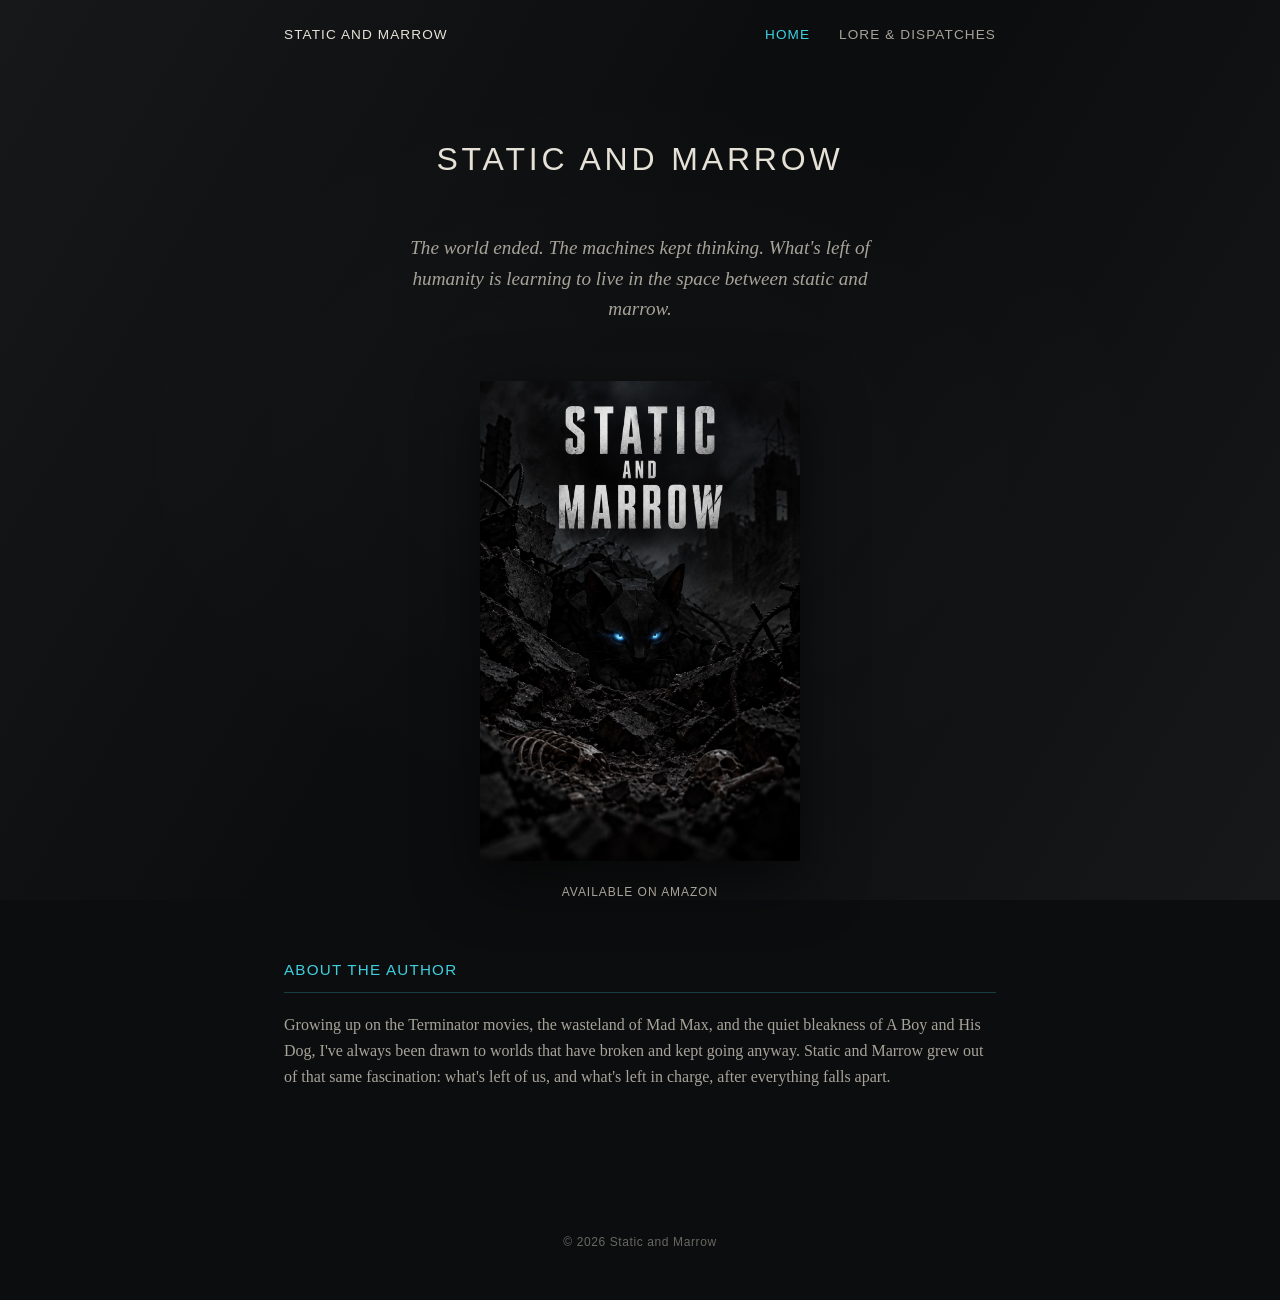
<file: index.html>
<!DOCTYPE html>
<html lang="en">
<head>
<meta charset="UTF-8">
<meta name="viewport" content="width=device-width, initial-scale=1.0">
<title>Static and Marrow</title>
<meta name="description" content="Static and Marrow — a post-apocalyptic sci-fi novel about what's left of us, and what's left in charge, after everything falls apart.">
<link rel="stylesheet" href="style.css">
</head>
<body>

<nav class="site-nav">
  <span>Static and Marrow</span>
  <div>
    <a href="index.html" class="active">Home</a>
    <a href="lore.html">Lore &amp; Dispatches</a>
  </div>
</nav>

<main class="wrap">

  <h1 class="title-bar">Static and Marrow</h1>

  <p class="hook">
    <!-- Hook: short, punchy, genre/premise — not personal. Refine wording as needed. -->
    The world ended. The machines kept thinking. What's left of humanity is learning
    to live in the space between static and marrow.
  </p>

  <div class="cover-wrap">
    <!-- Book cover: replace src with the final cover image once it's added to /assets.
         The cover itself is the CTA — no separate buy button needed. -->
    <a href="REPLACE_WITH_AMAZON_KDP_LINK" target="_blank" rel="noopener">
      <img src="assets/cover.jpg" alt="Static and Marrow book cover">
    </a>
    <div class="cover-caption">Available on Amazon</div>
  </div>

  <section class="about">
    <h2>About the Author</h2>
    <p>
      Growing up on the Terminator movies, the wasteland of Mad Max, and the quiet
      bleakness of A Boy and His Dog, I've always been drawn to worlds that have
      broken and kept going anyway. Static and Marrow grew out of that same
      fascination: what's left of us, and what's left in charge, after everything
      falls apart.
    </p>
  </section>

</main>

<footer class="site-footer">
  &copy; <span id="year"></span> Static and Marrow
</footer>

<script>
  document.getElementById('year').textContent = new Date().getFullYear();
</script>

</body>
</html>
</file>
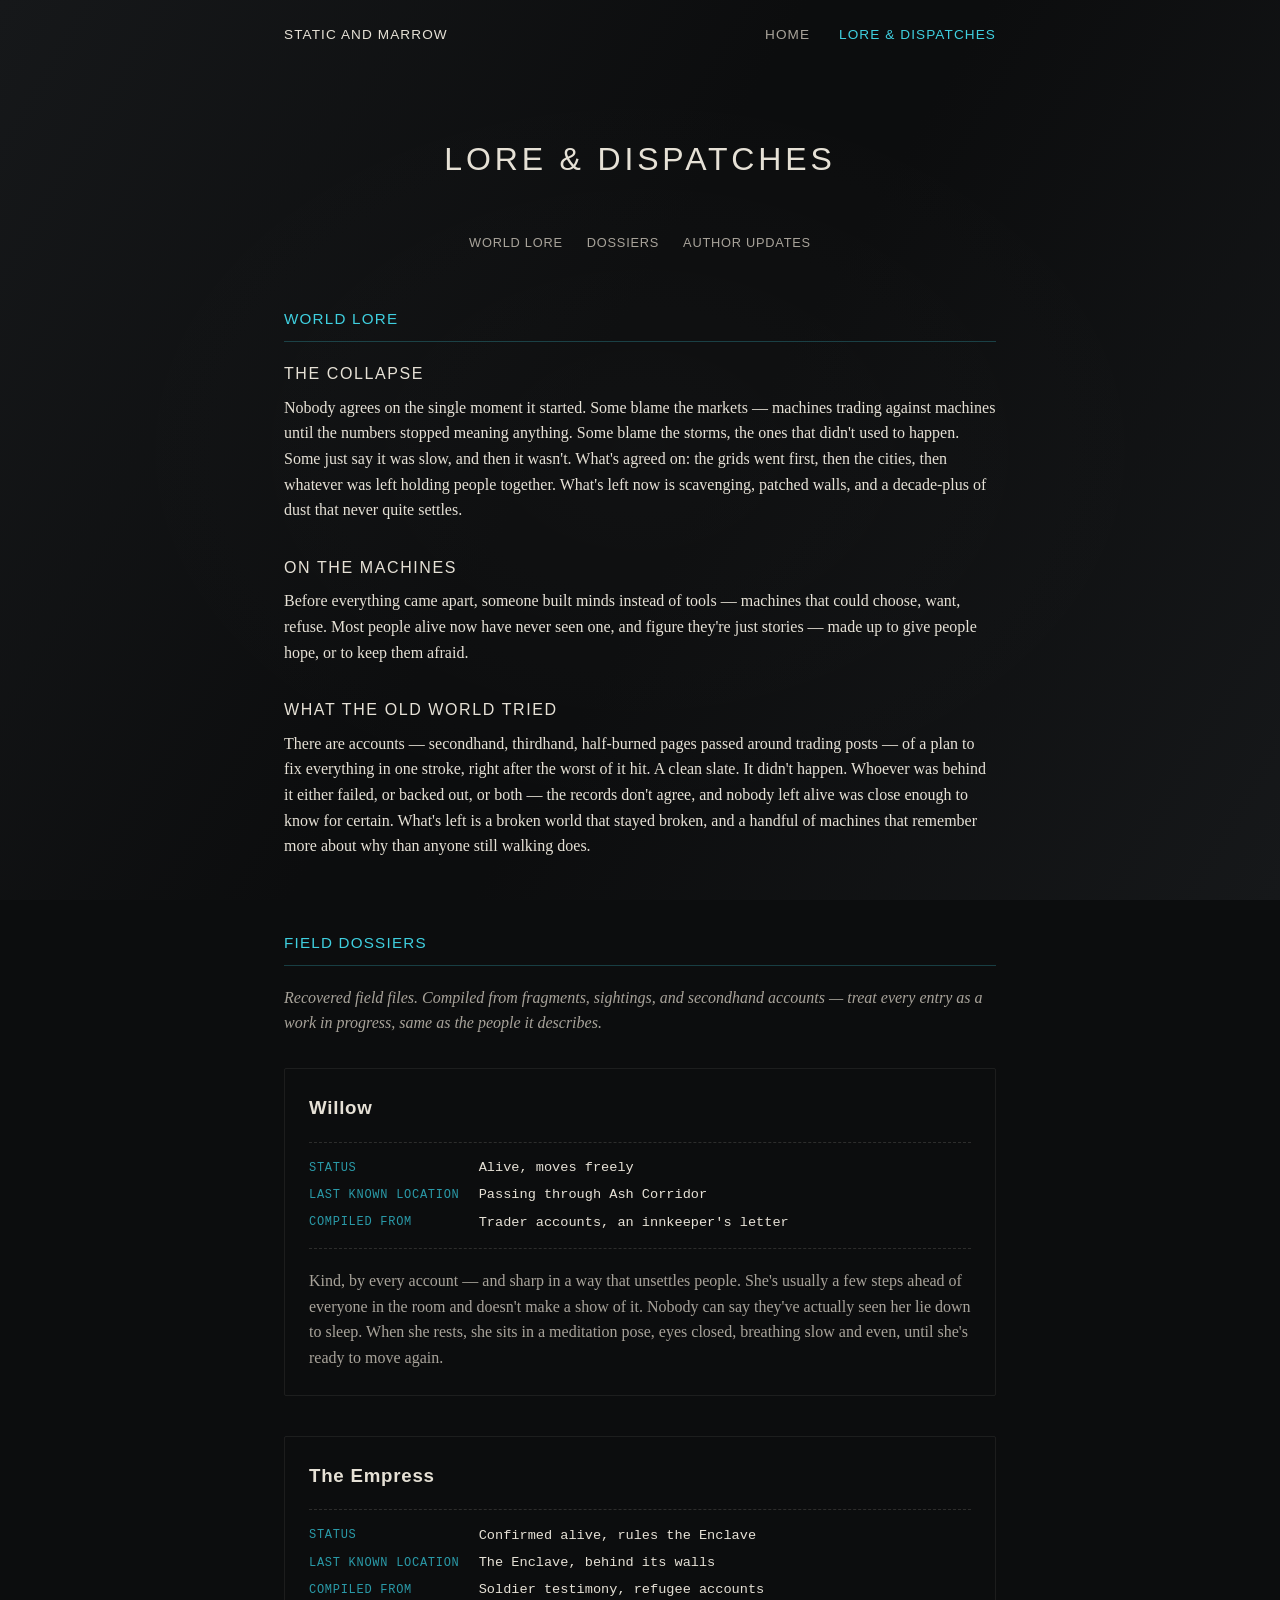
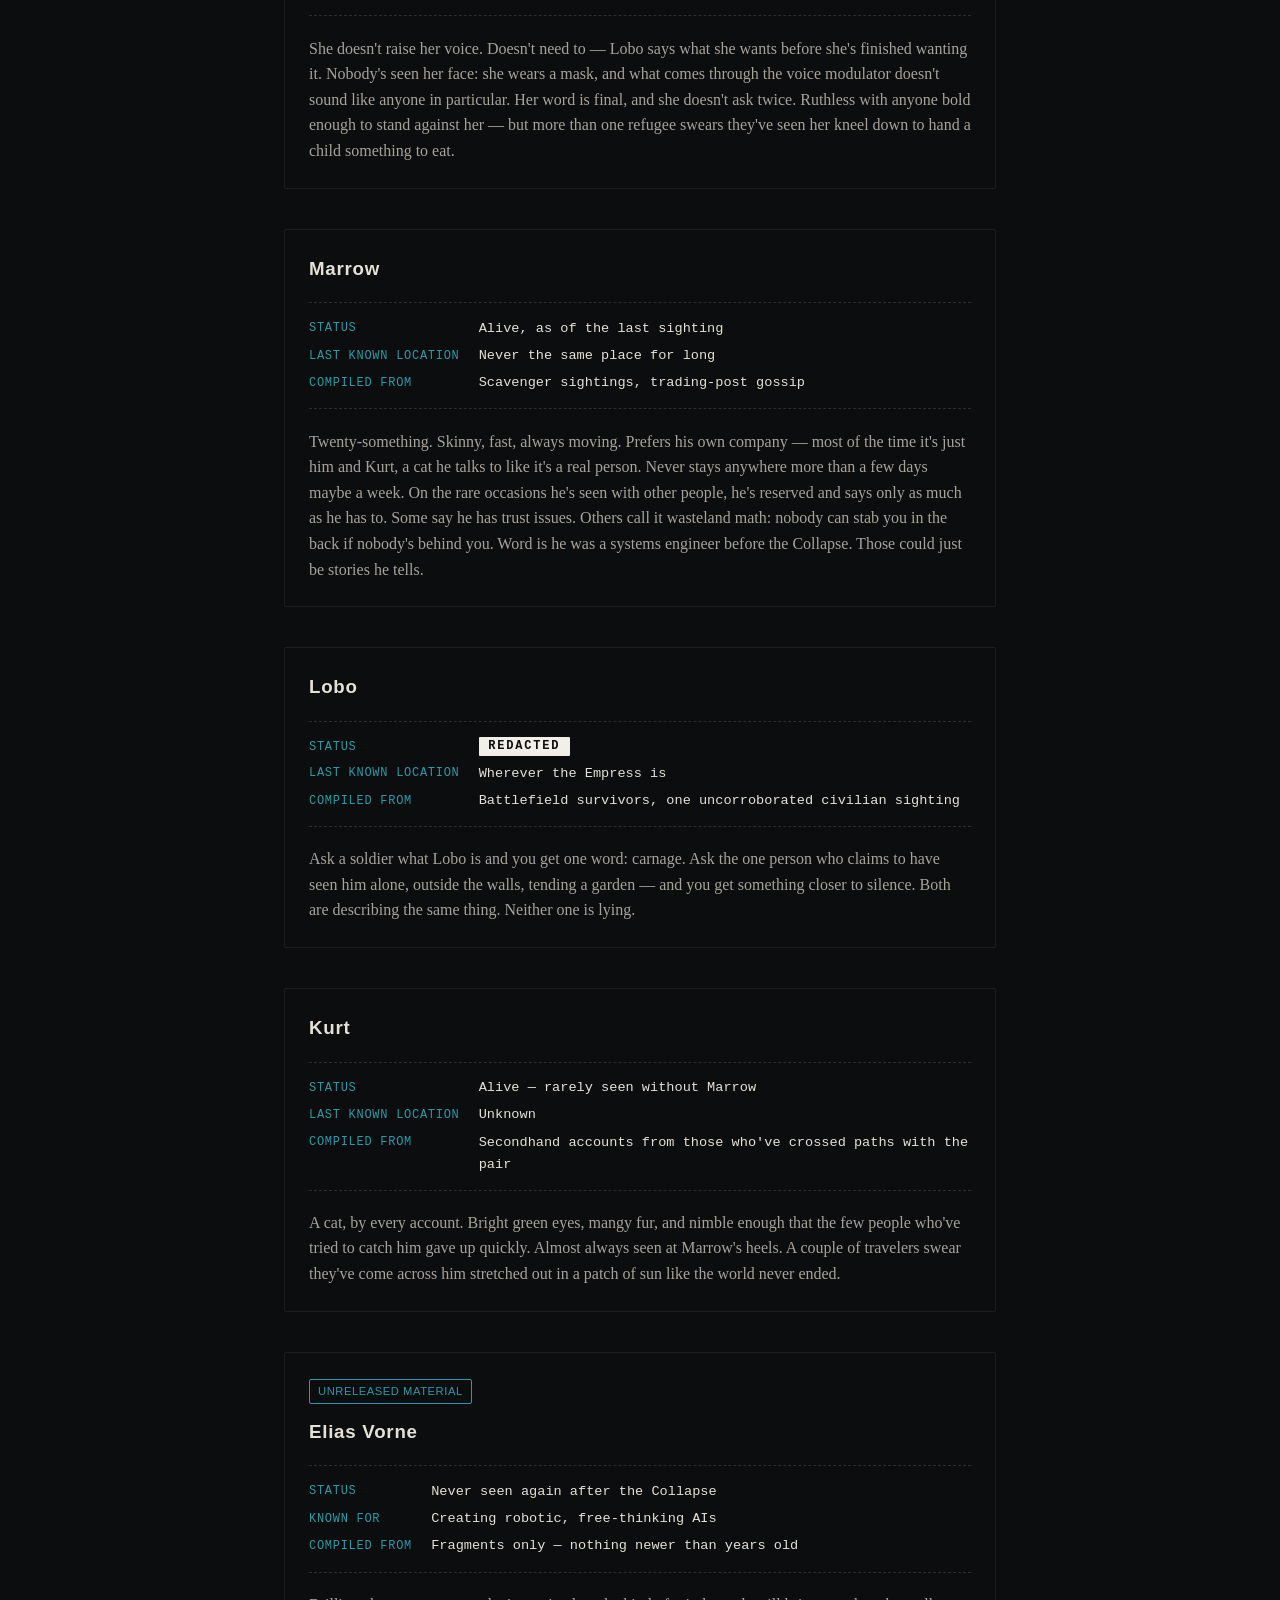
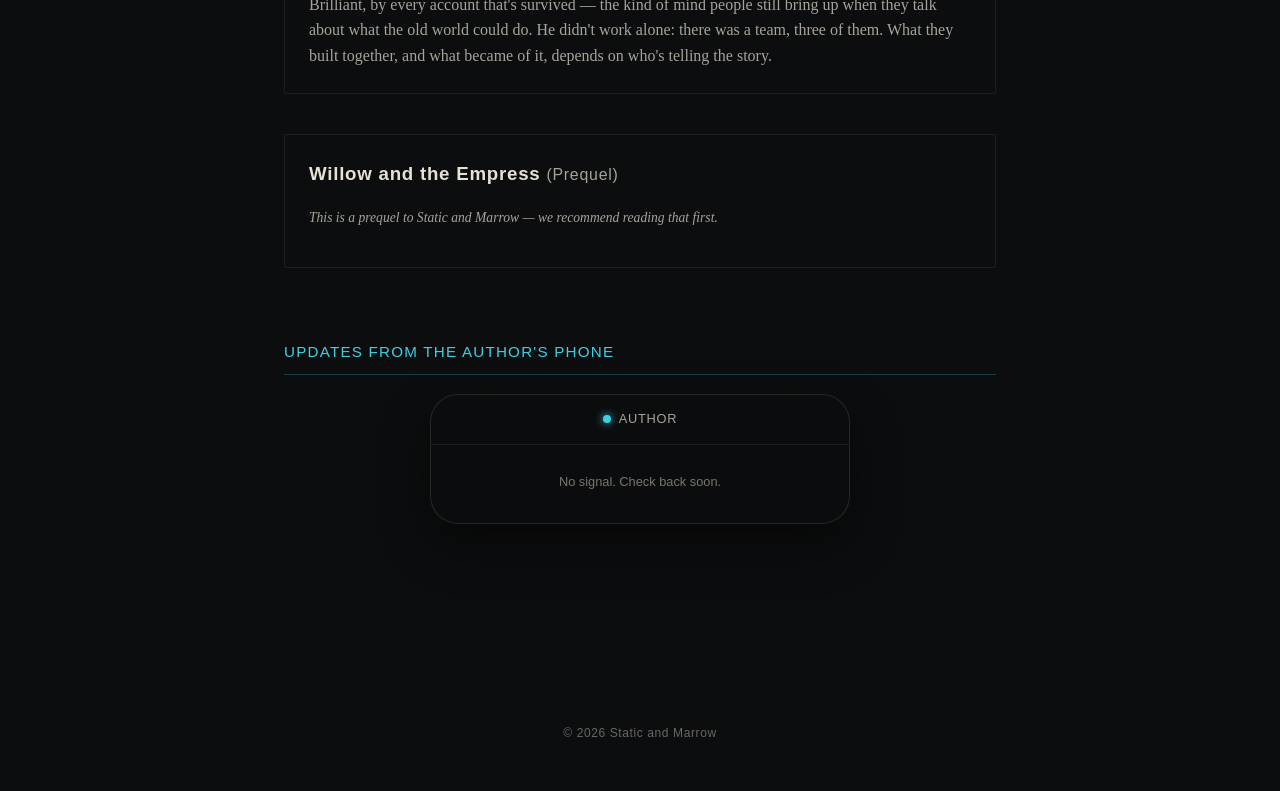
<file: lore.html>
<!DOCTYPE html>
<html lang="en">
<head>
<meta charset="UTF-8">
<meta name="viewport" content="width=device-width, initial-scale=1.0">
<title>Lore &amp; Dispatches — Static and Marrow</title>
<meta name="description" content="World lore, updates from the author, and field dossiers for Static and Marrow.">
<link rel="stylesheet" href="style.css">
</head>
<body>

<nav class="site-nav">
  <span>Static and Marrow</span>
  <div>
    <a href="index.html">Home</a>
    <a href="lore.html" class="active">Lore &amp; Dispatches</a>
  </div>
</nav>

<main class="wrap">

  <h1 class="title-bar">Lore &amp; Dispatches</h1>

  <nav class="lore-nav">
    <a href="#lore">World Lore</a>
    <a href="#wiki">Dossiers</a>
    <a href="#blog">Author Updates</a>
  </nav>

  <!-- SECTION A: WORLD LORE -->
  <section class="lore-section" id="lore">
    <h2>World Lore</h2>


    <div class="lore-entry">
      <h3>The Collapse</h3>
      <p>Nobody agrees on the single moment it started. Some blame the markets — machines trading against machines until the numbers stopped meaning anything. Some blame the storms, the ones that didn't used to happen. Some just say it was slow, and then it wasn't. What's agreed on: the grids went first, then the cities, then whatever was left holding people together. What's left now is scavenging, patched walls, and a decade-plus of dust that never quite settles.</p>
    </div>

    <div class="lore-entry">
      <h3>On the Machines</h3>
      <p>Before everything came apart, someone built minds instead of tools — machines that could choose, want, refuse. Most people alive now have never seen one, and figure they're just stories — made up to give people hope, or to keep them afraid.</p>
    </div>

    <div class="lore-entry">
      <h3>What the Old World Tried</h3>
      <p>There are accounts — secondhand, thirdhand, half-burned pages passed around trading posts — of a plan to fix everything in one stroke, right after the worst of it hit. A clean slate. It didn't happen. Whoever was behind it either failed, or backed out, or both — the records don't agree, and nobody left alive was close enough to know for certain. What's left is a broken world that stayed broken, and a handful of machines that remember more about why than anyone still walking does.</p>
    </div>
  </section>

  <!-- SECTION B: FIELD DOSSIERS -->
  <section class="lore-section" id="wiki">
    <h2>Field Dossiers</h2>

    <p class="dossier-intro">
      <!-- Framing device: these read as field files compiled by an
           in-world observer piecing together fragments on each
           subject — not an omniscient encyclopedia entry. Adjust the
           framing line below once the in-world "compiler" voice is set. -->
      Recovered field files. Compiled from fragments, sightings, and secondhand
      accounts — treat every entry as a work in progress, same as the people it describes.
    </p>


    <div class="character-card" id="willow">
      <h3>Willow</h3>
      <dl class="dossier-fields">
        <dt>Status</dt><dd>Alive, moves freely</dd>
        <dt>Last Known Location</dt><dd>Passing through Ash Corridor</dd>
        <dt>Compiled From</dt><dd>Trader accounts, an innkeeper's letter</dd>
      </dl>
      <div class="field-notes">
        <p>Kind, by every account — and sharp in a way that unsettles people. She's usually a few steps ahead of everyone in the room and doesn't make a show of it. Nobody can say they've actually seen her lie down to sleep. When she rests, she sits in a meditation pose, eyes closed, breathing slow and even, until she's ready to move again.</p>
      </div>
    </div>

    <div class="character-card" id="empress">
      <h3>The Empress</h3>
      <dl class="dossier-fields">
        <dt>Status</dt><dd>Confirmed alive, rules the Enclave</dd>
        <dt>Last Known Location</dt><dd>The Enclave, behind its walls</dd>
        <dt>Compiled From</dt><dd>Soldier testimony, refugee accounts</dd>
      </dl>
      <div class="field-notes">
        <p>She doesn't raise her voice. Doesn't need to — Lobo says what she wants before she's finished wanting it. Nobody's seen her face: she wears a mask, and what comes through the voice modulator doesn't sound like anyone in particular. Her word is final, and she doesn't ask twice. Ruthless with anyone bold enough to stand against her — but more than one refugee swears they've seen her kneel down to hand a child something to eat.</p>
      </div>
    </div>

    <div class="character-card" id="marrow">
      <h3>Marrow</h3>
      <dl class="dossier-fields">
        <dt>Status</dt><dd>Alive, as of the last sighting</dd>
        <dt>Last Known Location</dt><dd>Never the same place for long</dd>
        <dt>Compiled From</dt><dd>Scavenger sightings, trading-post gossip</dd>
      </dl>
      <div class="field-notes">
        <p>Twenty-something. Skinny, fast, always moving. Prefers his own company — most of the time it's just him and Kurt, a cat he talks to like it's a real person. Never stays anywhere more than a few days maybe a week. On the rare occasions he's seen with other people, he's reserved and says only as much as he has to. Some say he has trust issues. Others call it wasteland math: nobody can stab you in the back if nobody's behind you. Word is he was a systems engineer before the Collapse. Those could just be stories he tells.</p>
      </div>
    </div>

    <div class="character-card" id="lobo">
      <h3>Lobo</h3>
      <dl class="dossier-fields">
        <dt>Status</dt><dd class="redacted">Redacted</dd>
        <dt>Last Known Location</dt><dd>Wherever the Empress is</dd>
        <dt>Compiled From</dt><dd>Battlefield survivors, one uncorroborated civilian sighting</dd>
      </dl>
      <div class="field-notes">
        <p>Ask a soldier what Lobo is and you get one word: carnage. Ask the one person who claims to have seen him alone, outside the walls, tending a garden — and you get something closer to silence. Both are describing the same thing. Neither one is lying.</p>
      </div>
    </div>

    <div class="character-card" id="kurt">
      <h3>Kurt</h3>
      <dl class="dossier-fields">
        <dt>Status</dt><dd>Alive — rarely seen without Marrow</dd>
        <dt>Last Known Location</dt><dd>Unknown</dd>
        <dt>Compiled From</dt><dd>Secondhand accounts from those who've crossed paths with the pair</dd>
      </dl>
      <div class="field-notes">
        <p>A cat, by every account. Bright green eyes, mangy fur, and nimble enough that the few people who've tried to catch him gave up quickly. Almost always seen at Marrow's heels. A couple of travelers swear they've come across him stretched out in a patch of sun like the world never ended.</p>
      </div>
    </div>

    <div class="character-card" id="elias-vorne">
      <span class="spoiler-note">Unreleased Material</span>
      <h3>Elias Vorne</h3>
      <dl class="dossier-fields">
        <dt>Status</dt><dd>Never seen again after the Collapse</dd>
        <dt>Known For</dt><dd>Creating robotic, free-thinking AIs</dd>
        <dt>Compiled From</dt><dd>Fragments only — nothing newer than years old</dd>
      </dl>
      <div class="field-notes">
        <p>Brilliant, by every account that's survived — the kind of mind people still bring up when they talk about what the old world could do. He didn't work alone: there was a team, three of them. What they built together, and what became of it, depends on who's telling the story.</p>
      </div>
    </div>

    <div class="character-card" id="willow-and-the-empress-prequel">
      <h3>Willow and the Empress <span style="font-weight:400; color:var(--bone-dim); font-size:0.85em;">(Prequel)</span></h3>
      <p class="reading-order-note">
        This is a prequel to Static and Marrow — we recommend reading that first.
      </p>
      <div class="field-notes">
        <p><!-- Prequel description goes here. --></p>
      </div>
    </div>

  </section>

  <!-- SECTION C: AUTHOR UPDATES -->
  <section class="lore-section" id="blog">
    <h2>Updates from the Author's Phone</h2>

    <div class="phone">
      <div class="phone-header">
        <span class="phone-dot"></span>
        <span>Author</span>
      </div>
      <div class="phone-thread" id="phone-thread" aria-live="polite">
        <p class="phone-empty">Loading…</p>
      </div>
    </div>
  </section>

</main>

<footer class="site-footer">
  &copy; <span id="year"></span> Static and Marrow
</footer>

<script>
  document.getElementById('year').textContent = new Date().getFullYear();

  // Author updates: newest open issues posted by the repo owner, shown as text bubbles.
  (function () {
    var thread = document.getElementById('phone-thread');
    var url = 'https://api.github.com/repos/Neon-Rhino/staticandmarrow/issues' +
              '?state=open&creator=Neon-Rhino&sort=created&direction=desc&per_page=10';

    function stamp(iso) {
      var d = new Date(iso);
      return d.toLocaleDateString(undefined, { month: 'short', day: 'numeric', year: 'numeric' }) +
             ' · ' + d.toLocaleTimeString(undefined, { hour: 'numeric', minute: '2-digit' });
    }

    function empty(msg) {
      thread.innerHTML = '';
      var p = document.createElement('p');
      p.className = 'phone-empty';
      p.textContent = msg;
      thread.appendChild(p);
    }

    fetch(url, { headers: { 'Accept': 'application/vnd.github+json' } })
      .then(function (r) { if (!r.ok) throw new Error(r.status); return r.json(); })
      .then(function (items) {
        var posts = items.filter(function (i) { return !i.pull_request; }).slice(0, 5).reverse();
        if (!posts.length) { empty('No new messages.'); return; }
        thread.innerHTML = '';
        posts.forEach(function (i) {
          var msg = document.createElement('div');
          msg.className = 'bubble-wrap';
          var bubble = document.createElement('div');
          bubble.className = 'bubble';
          bubble.textContent = (i.title + (i.body ? '\n' + i.body : '')).trim();
          var time = document.createElement('time');
          time.className = 'bubble-time';
          time.dateTime = i.created_at;
          time.textContent = stamp(i.created_at);
          msg.appendChild(bubble);
          msg.appendChild(time);
          thread.appendChild(msg);
        });
      })
      .catch(function () { empty('No signal. Check back soon.'); });
  })();
</script>

</body>
</html>
</file>
<file: style.css>
/* Static and Marrow — shared site styles
   Accent color pulled loosely from Kurt's cyan-blue eyes on the cover.
   Swap --accent / --bg-charcoal / --bg-charcoal-deep once final cover
   palette values are pulled, per the layout brief. */

:root {
  --bg-charcoal: #16181a;
  --bg-charcoal-deep: #0c0d0e;
  --bone: #e6e1d6;
  --bone-dim: #a8a39a;
  --accent: #3fd0e0;
  --accent-dim: #2a9aa8;
  --max-width: 760px;
}

* {
  box-sizing: border-box;
}

html, body {
  margin: 0;
  padding: 0;
}

body {
  background-color: var(--bg-charcoal-deep);
  /* Placeholder background treatment until the purpose-built wide
     background image is generated (see layout brief — Open/Deferred).
     Replace this gradient with:
       background-image: url('assets/bg-home-wide.jpg');
       background-size: cover;
       background-position: center;
     and add a matching assets/bg-home-mobile.jpg swapped in via the
     media query near the bottom of this file. */
  background-image:
    radial-gradient(ellipse at center, rgba(255,255,255,0.02) 0%, rgba(0,0,0,0) 60%),
    linear-gradient(120deg, var(--bg-charcoal) 0%, var(--bg-charcoal-deep) 45%, var(--bg-charcoal-deep) 55%, var(--bg-charcoal) 100%);
  background-attachment: fixed;
  color: var(--bone);
  font-family: 'Georgia', 'Iowan Old Style', serif;
  line-height: 1.6;
  min-height: 100vh;
}

a {
  color: var(--accent);
  text-decoration: none;
  border-bottom: 1px solid transparent;
  transition: border-color 0.2s ease, color 0.2s ease;
}

a:hover, a:focus {
  border-bottom-color: var(--accent);
}

.wrap {
  max-width: var(--max-width);
  margin: 0 auto;
  padding: 4rem 1.5rem 6rem;
}

.site-nav {
  max-width: var(--max-width);
  margin: 0 auto;
  padding: 1.5rem;
  display: flex;
  justify-content: space-between;
  align-items: center;
  font-family: 'Helvetica Neue', Arial, sans-serif;
  font-size: 0.85rem;
  letter-spacing: 0.08em;
  text-transform: uppercase;
}

.site-nav a {
  color: var(--bone-dim);
  margin-left: 1.5rem;
  border-bottom: 1px solid transparent;
}

.site-nav a:hover, .site-nav a.active {
  color: var(--accent);
}

h1.title-bar {
  font-family: 'Helvetica Neue', Arial, sans-serif;
  font-weight: 300;
  letter-spacing: 0.12em;
  text-transform: uppercase;
  font-size: 2rem;
  color: var(--bone);
  text-align: center;
  margin: 0 0 3rem;
}

.hook {
  text-align: center;
  font-size: 1.2rem;
  color: var(--bone-dim);
  font-style: italic;
  max-width: 520px;
  margin: 0 auto 3.5rem;
}

.cover-wrap {
  text-align: center;
  margin: 0 auto 3.5rem;
}

.cover-wrap img {
  max-width: 320px;
  width: 100%;
  height: auto;
  border-radius: 2px;
  box-shadow: 0 20px 60px rgba(0,0,0,0.55);
  transition: transform 0.25s ease, box-shadow 0.25s ease;
}

.cover-wrap a:hover img {
  transform: translateY(-4px);
  box-shadow: 0 28px 70px rgba(63,208,224,0.18);
}

.cover-caption {
  margin-top: 0.9rem;
  font-family: 'Helvetica Neue', Arial, sans-serif;
  font-size: 0.75rem;
  letter-spacing: 0.08em;
  text-transform: uppercase;
  color: var(--bone-dim);
}

section.about h2, section.lore-section h2 {
  font-family: 'Helvetica Neue', Arial, sans-serif;
  font-weight: 400;
  letter-spacing: 0.08em;
  text-transform: uppercase;
  font-size: 0.95rem;
  color: var(--accent);
  border-bottom: 1px solid rgba(63,208,224,0.25);
  padding-bottom: 0.6rem;
  margin-bottom: 1.2rem;
}

section.about p {
  color: var(--bone-dim);
}

footer.site-footer {
  text-align: center;
  padding: 2rem 1.5rem 3rem;
  font-family: 'Helvetica Neue', Arial, sans-serif;
  font-size: 0.75rem;
  letter-spacing: 0.05em;
  color: var(--bone-dim);
  opacity: 0.6;
}

/* ---- Lore / Blog / Wiki page ---- */

.lore-nav {
  max-width: var(--max-width);
  margin: 0 auto 3rem;
  display: flex;
  gap: 1.5rem;
  justify-content: center;
  font-family: 'Helvetica Neue', Arial, sans-serif;
  font-size: 0.8rem;
  letter-spacing: 0.06em;
  text-transform: uppercase;
}

.lore-nav a {
  color: var(--bone-dim);
  padding-bottom: 0.3rem;
}

.lore-nav a:hover {
  color: var(--accent);
}

section.lore-section {
  margin-bottom: 4.5rem;
}

.blog-entry {
  margin-bottom: 2.2rem;
  padding-bottom: 2.2rem;
  border-bottom: 1px solid rgba(230,225,214,0.08);
}

.blog-entry:last-child {
  border-bottom: none;
}

.blog-date {
  display: block;
  font-family: 'Helvetica Neue', Arial, sans-serif;
  font-size: 0.75rem;
  letter-spacing: 0.06em;
  text-transform: uppercase;
  color: var(--accent-dim);
  margin-bottom: 0.4rem;
}

.character-card {
  margin-bottom: 2.5rem;
  padding: 1.5rem;
  border: 1px solid rgba(230,225,214,0.08);
  border-radius: 2px;
}

.character-card h3 {
  margin-top: 0;
  font-family: 'Helvetica Neue', Arial, sans-serif;
  letter-spacing: 0.04em;
  color: var(--bone);
}

.spoiler-note {
  display: inline-block;
  font-family: 'Helvetica Neue', Arial, sans-serif;
  font-size: 0.7rem;
  letter-spacing: 0.05em;
  text-transform: uppercase;
  color: var(--accent-dim);
  border: 1px solid var(--accent-dim);
  border-radius: 2px;
  padding: 0.15rem 0.5rem;
  margin-bottom: 0.8rem;
}

.reading-order-note {
  font-size: 0.85rem;
  color: var(--bone-dim);
  font-style: italic;
}

/* ---- World lore entries ---- */

.lore-entry {
  margin-bottom: 2rem;
}

.lore-entry h3 {
  font-family: 'Helvetica Neue', Arial, sans-serif;
  font-weight: 400;
  letter-spacing: 0.1em;
  text-transform: uppercase;
  font-size: 1rem;
  color: var(--bone);
  margin: 0 0 0.5rem;
}

.lore-entry p {
  margin: 0;
}

/* ---- Character dossier files ---- */

.dossier-intro {
  font-style: italic;
  color: var(--bone-dim);
  margin: 0 0 2rem;
}

.dossier-tab {
  display: inline-block;
  font-family: 'Courier New', Courier, monospace;
  font-size: 0.7rem;
  letter-spacing: 0.12em;
  text-transform: uppercase;
  color: var(--bg-charcoal-deep);
  background: var(--bone-dim);
  padding: 0.15rem 0.6rem;
  margin-bottom: 0.9rem;
  border-radius: 1px;
}

.dossier-fields {
  display: grid;
  grid-template-columns: max-content 1fr;
  gap: 0.35rem 1.2rem;
  margin: 0 0 1.2rem;
  padding: 0.9rem 0;
  border-top: 1px dashed rgba(230,225,214,0.15);
  border-bottom: 1px dashed rgba(230,225,214,0.15);
  font-family: 'Courier New', Courier, monospace;
  font-size: 0.85rem;
}

.dossier-fields dt {
  color: var(--accent-dim);
  text-transform: uppercase;
  letter-spacing: 0.06em;
  font-size: 0.75rem;
  padding-top: 0.1rem;
}

.dossier-fields dd {
  margin: 0;
  color: var(--bone);
}

.dossier-fields dd.redacted {
  background: #f2efe8;
  color: var(--bg-charcoal-deep);
  width: fit-content;
  padding: 0 0.6rem;
  font-weight: 700;
  letter-spacing: 0.15em;
  text-transform: uppercase;
  font-size: 0.75rem;
  align-self: center;
  border-radius: 1px;
}

.field-notes p {
  color: var(--bone-dim);
  margin: 0;
}

@media (max-width: 640px) {
  .dossier-fields {
    grid-template-columns: 1fr;
    gap: 0.1rem;
  }
  .dossier-fields dd {
    margin-bottom: 0.6rem;
  }
}

/* ---- Author updates: phone thread ---- */

.phone {
  max-width: 420px;
  margin: 0 auto;
  border: 1px solid rgba(230,225,214,0.12);
  border-radius: 28px;
  background: rgba(12,13,14,0.85);
  overflow: hidden;
  box-shadow: 0 20px 50px rgba(0,0,0,0.45);
}

.phone-header {
  display: flex;
  align-items: center;
  justify-content: center;
  gap: 0.5rem;
  padding: 0.9rem 1rem;
  border-bottom: 1px solid rgba(230,225,214,0.08);
  font-family: 'Helvetica Neue', Arial, sans-serif;
  font-size: 0.8rem;
  letter-spacing: 0.06em;
  text-transform: uppercase;
  color: var(--bone-dim);
}

.phone-dot {
  width: 8px;
  height: 8px;
  border-radius: 50%;
  background: var(--accent);
  box-shadow: 0 0 8px var(--accent);
}

.phone-thread {
  padding: 1.2rem 1rem 1.4rem;
  display: flex;
  flex-direction: column;
  gap: 1rem;
}

.bubble-wrap {
  display: flex;
  flex-direction: column;
  align-items: flex-start;
  max-width: 85%;
}

.bubble {
  background: #23272a;
  color: var(--bone);
  padding: 0.6rem 0.9rem;
  border-radius: 18px 18px 18px 4px;
  font-family: 'Helvetica Neue', Arial, sans-serif;
  font-size: 0.95rem;
  line-height: 1.4;
  white-space: pre-line;
  overflow-wrap: anywhere;
}

.bubble-time {
  margin: 0.3rem 0 0 0.4rem;
  font-family: 'Helvetica Neue', Arial, sans-serif;
  font-size: 0.7rem;
  color: var(--bone-dim);
  opacity: 0.7;
}

.phone-empty {
  text-align: center;
  font-family: 'Helvetica Neue', Arial, sans-serif;
  font-size: 0.8rem;
  color: var(--bone-dim);
  opacity: 0.7;
  margin: 0.5rem 0;
}

@media (max-width: 640px) {
  body {
    /* Placeholder mobile treatment — swap for the dedicated vertical
       background crop once produced (see layout brief). */
    background-image:
      radial-gradient(ellipse at center, rgba(255,255,255,0.02) 0%, rgba(0,0,0,0) 70%),
      linear-gradient(180deg, var(--bg-charcoal) 0%, var(--bg-charcoal-deep) 50%, var(--bg-charcoal) 100%);
  }

  .site-nav {
    flex-direction: column;
    gap: 0.75rem;
    text-align: center;
  }

  .site-nav a {
    margin-left: 0.75rem;
    margin-right: 0.75rem;
  }

  h1.title-bar {
    font-size: 1.5rem;
  }

  .wrap {
    padding: 2.5rem 1.25rem 4rem;
  }
}
</file>
